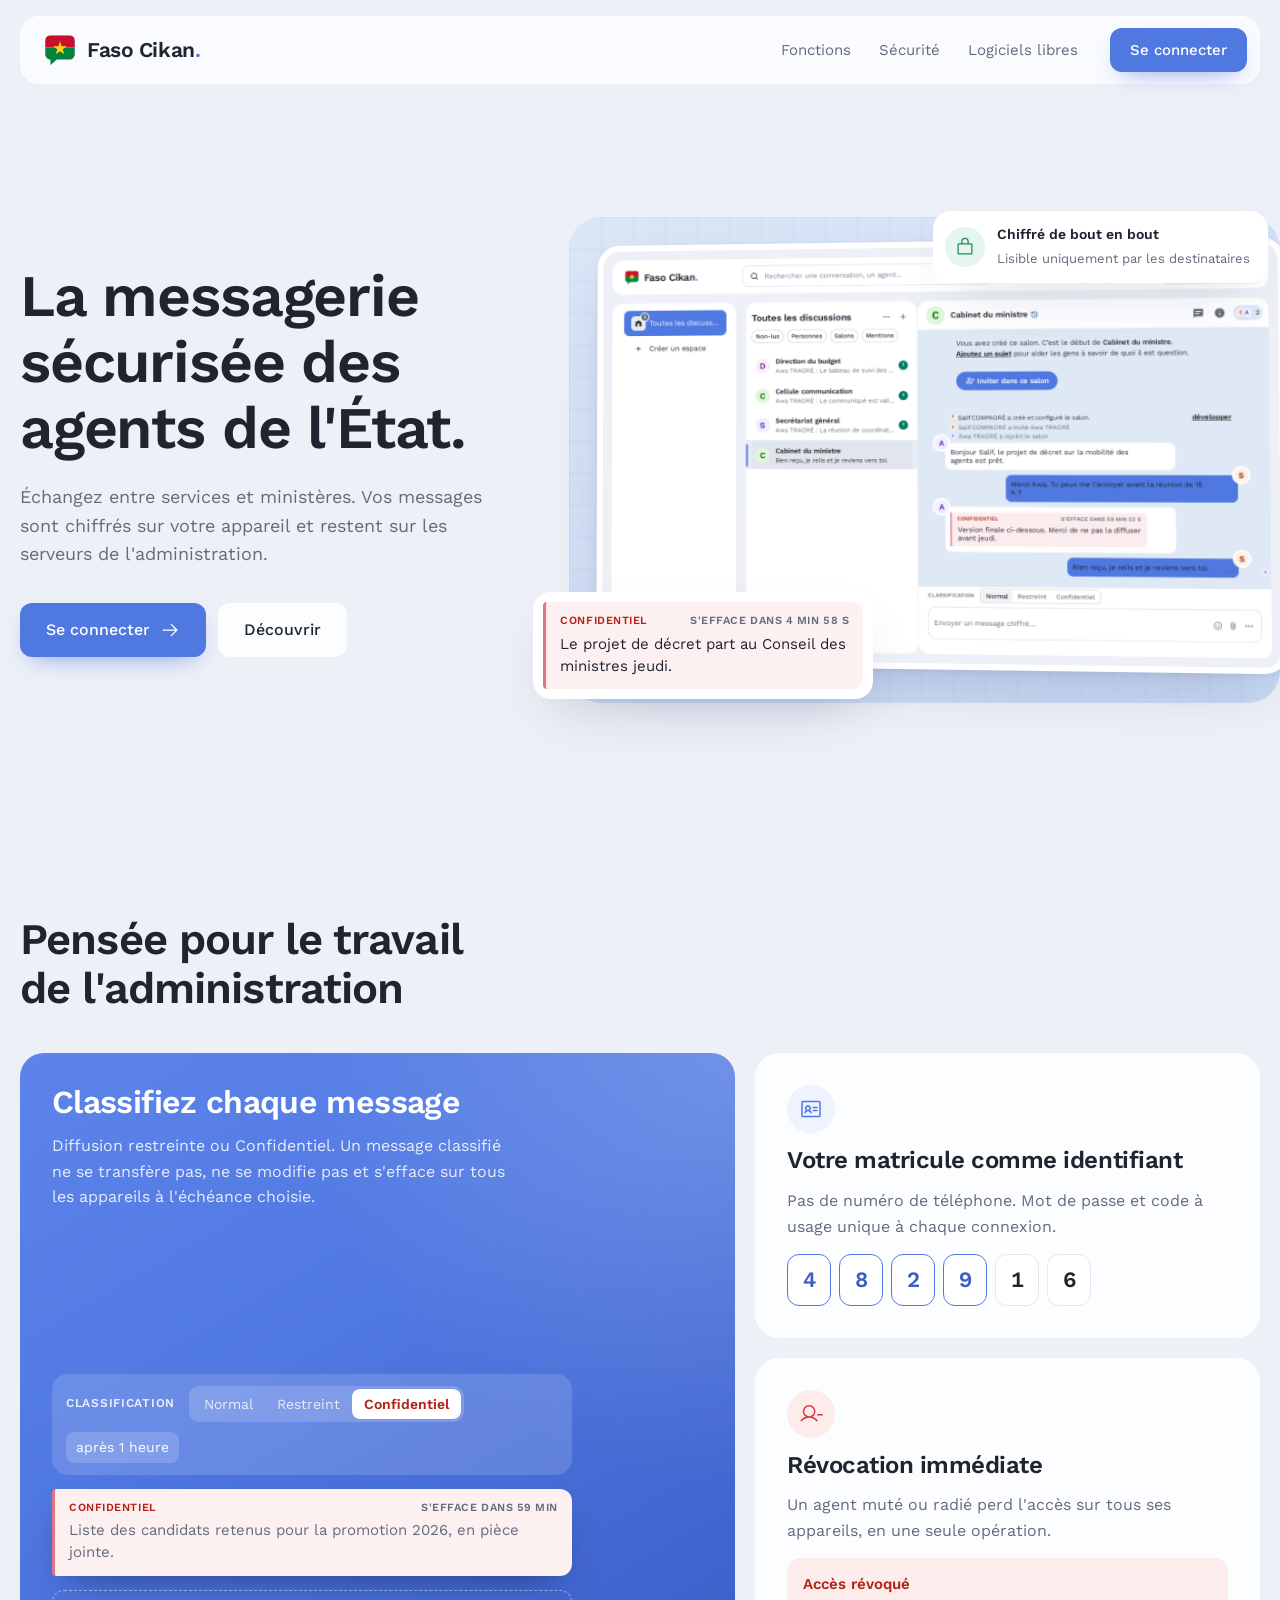
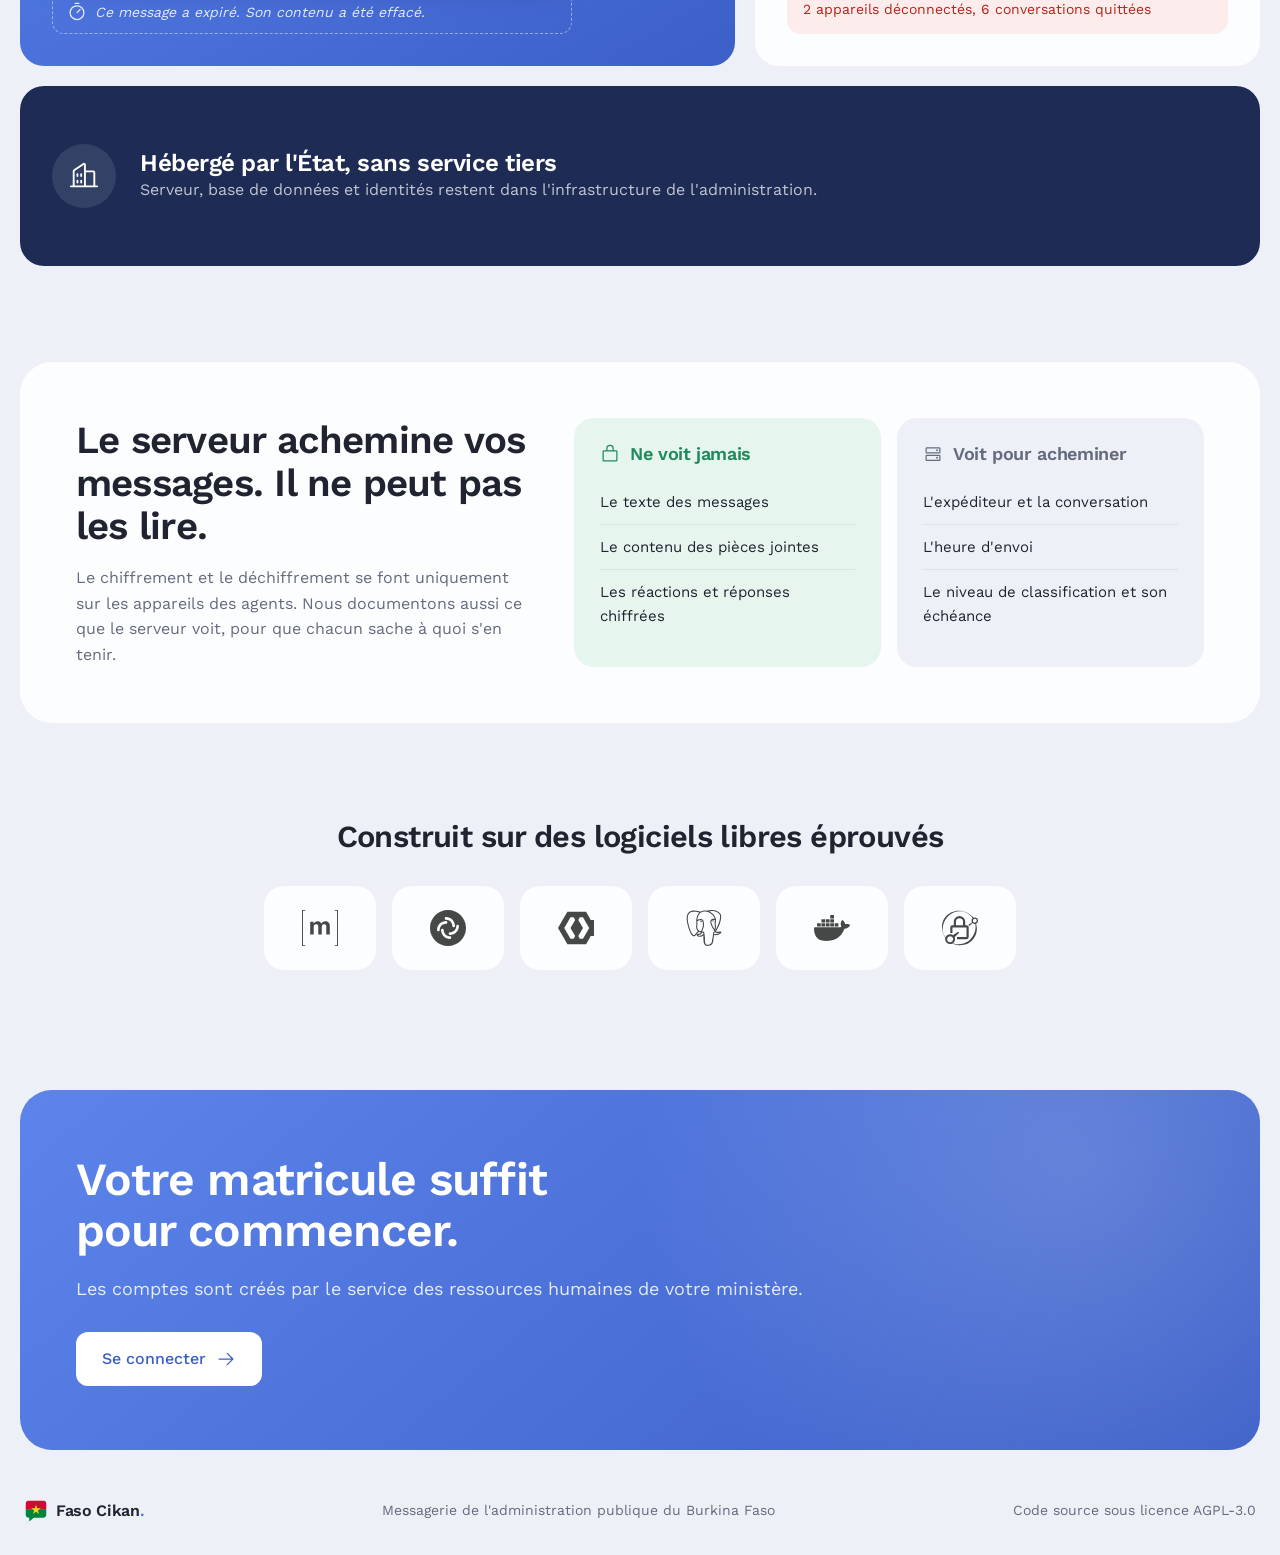
<file: accueil/index.html>
<!doctype html>
<html lang="fr">
<head>
  <meta charset="utf-8">
  <meta name="viewport" content="width=device-width, initial-scale=1">
  <title>Faso Cikan | Messagerie sécurisée de l'administration</title>
  <meta name="description" content="La messagerie chiffrée des agents de l'État burkinabè, hébergée par l'administration.">
  <meta name="color-scheme" content="light">
  <link rel="icon" href="embleme.svg" type="image/svg+xml">
  <link rel="preload" href="polices/work-sans-600.woff2" as="font" type="font/woff2" crossorigin>
  <link rel="preload" href="apercu.png" as="image">
  <link rel="stylesheet" href="accueil.css">
</head>
<body>

<header class="nav">
  <div class="nav__cadre">
    <a class="marque" href="/" aria-label="Faso Cikan, accueil">
      <img src="embleme.svg" alt="" width="34" height="34">
      <span>Faso Cikan<span class="marque__point">.</span></span>
    </a>
    <nav class="nav__liens" aria-label="Sections">
      <a href="#fonctions">Fonctions</a>
      <a href="#securite">Sécurité</a>
      <a href="#logiciels">Logiciels libres</a>
    </nav>
    <a class="bouton bouton--principal" href="/app/">Se connecter</a>
  </div>
</header>

<main>

  <!-- Hero : promesse à gauche, vraie capture du produit à droite -->
  <section class="hero">
    <div class="hero__texte">
      <h1 class="apparition">La messagerie sécurisée des agents de l'État.</h1>
      <p class="hero__sous-titre apparition">
        Échangez entre services et ministères. Vos messages sont chiffrés sur votre appareil
        et restent sur les serveurs de l'administration.
      </p>
      <div class="hero__actions apparition">
        <a class="bouton bouton--principal bouton--grand" href="/app/">
          Se connecter
          <span class="icone icone--fleche" aria-hidden="true"></span>
        </a>
        <a class="bouton bouton--clair bouton--grand" href="#fonctions">Découvrir</a>
      </div>
    </div>

    <div class="hero__visuel apparition">
      <div class="ecran">
        <img src="apercu.png" width="1440" height="900"
             alt="Faso Cikan : liste des conversations et échange entre deux agents, avec un message confidentiel">
      </div>

      <div class="flottant flottant--confidentiel" aria-hidden="true">
        <div class="bulle-classee">
          <div class="bulle-classee__bandeau">
            <span>Confidentiel</span>
            <span class="compte-a-rebours" data-depart="299">S'efface dans 4 min 59 s</span>
          </div>
          <p>Le projet de décret part au Conseil des ministres jeudi.</p>
        </div>
      </div>

      <div class="flottant flottant--chiffre" aria-hidden="true">
        <span class="pastille-icone"><span class="icone icone--cadenas"></span></span>
        <span>
          <strong>Chiffré de bout en bout</strong>
          <small>Lisible uniquement par les destinataires</small>
        </span>
      </div>
    </div>
  </section>

  <!-- Fonctions : grille de quatre tuiles de tailles différentes -->
  <section class="fonctions" id="fonctions">
    <h2 class="titre-section revele">Pensée pour le travail de l'administration</h2>

    <div class="grille-fonctions">
      <article class="tuile tuile--classification revele">
        <div class="tuile__texte">
          <h3>Classifiez chaque message</h3>
          <p>
            Diffusion restreinte ou Confidentiel. Un message classifié ne se transfère pas,
            ne se modifie pas et s'efface sur tous les appareils à l'échéance choisie.
          </p>
        </div>
        <div class="demo-classification" aria-hidden="true">
          <div class="selecteur">
            <span class="selecteur__titre">Classification</span>
            <span class="selecteur__options">
              <span>Normal</span><span>Restreint</span><span class="actif">Confidentiel</span>
            </span>
            <span class="selecteur__delai">après 1 heure</span>
          </div>
          <div class="bulle-classee bulle-classee--sur-bleu">
            <div class="bulle-classee__bandeau">
              <span>Confidentiel</span>
              <span>S'efface dans 59 min</span>
            </div>
            <p>Liste des candidats retenus pour la promotion 2026, en pièce jointe.</p>
          </div>
          <div class="efface">
            <span class="icone icone--minuteur"></span>
            Ce message a expiré. Son contenu a été effacé.
          </div>
        </div>
      </article>

      <article class="tuile tuile--matricule revele">
        <span class="pastille-icone pastille-icone--bleu"><span class="icone icone--carte"></span></span>
        <h3>Votre matricule comme identifiant</h3>
        <p>Pas de numéro de téléphone. Mot de passe et code à usage unique à chaque connexion.</p>
        <div class="code" aria-hidden="true">
          <span>4</span><span>8</span><span>2</span><span>9</span><span>1</span><span>6</span>
        </div>
      </article>

      <article class="tuile tuile--revocation revele">
        <span class="pastille-icone pastille-icone--rouge"><span class="icone icone--retrait"></span></span>
        <h3>Révocation immédiate</h3>
        <p>Un agent muté ou radié perd l'accès sur tous ses appareils, en une seule opération.</p>
        <div class="avis-revocation" aria-hidden="true">
          <strong>Accès révoqué</strong>
          <span>2 appareils déconnectés, 6 conversations quittées</span>
        </div>
      </article>

      <article class="tuile tuile--souverain revele">
        <span class="pastille-icone pastille-icone--vert"><span class="icone icone--batiment"></span></span>
        <div>
          <h3>Hébergé par l'État, sans service tiers</h3>
          <p>Serveur, base de données et identités restent dans l'infrastructure de l'administration.</p>
        </div>
      </article>
    </div>
  </section>

  <!-- Sécurité : ce que le serveur voit, ce qu'il ne voit jamais -->
  <section class="securite" id="securite">
    <div class="securite__cadre revele">
      <div class="securite__intro">
        <h2>Le serveur achemine vos messages. Il ne peut pas les lire.</h2>
        <p>
          Le chiffrement et le déchiffrement se font uniquement sur les appareils des agents.
          Nous documentons aussi ce que le serveur voit, pour que chacun sache à quoi s'en tenir.
        </p>
      </div>
      <div class="securite__colonnes">
        <div class="colonne colonne--non">
          <h3><span class="icone icone--cadenas"></span> Ne voit jamais</h3>
          <ul>
            <li>Le texte des messages</li>
            <li>Le contenu des pièces jointes</li>
            <li>Les réactions et réponses chiffrées</li>
          </ul>
        </div>
        <div class="colonne colonne--oui">
          <h3><span class="icone icone--serveur"></span> Voit pour acheminer</h3>
          <ul>
            <li>L'expéditeur et la conversation</li>
            <li>L'heure d'envoi</li>
            <li>Le niveau de classification et son échéance</li>
          </ul>
        </div>
      </div>
    </div>
  </section>

  <!-- Logiciels libres -->
  <section class="logiciels" id="logiciels">
    <h2 class="titre-section revele">Construit sur des logiciels libres éprouvés</h2>
    <ul class="logos revele">
      <li><img src="logos/matrix.svg" alt="Matrix" width="40" height="40"></li>
      <li><img src="logos/element.svg" alt="Element" width="40" height="40"></li>
      <li><img src="logos/keycloak.svg" alt="Keycloak" width="40" height="40"></li>
      <li><img src="logos/postgresql.svg" alt="PostgreSQL" width="40" height="40"></li>
      <li><img src="logos/docker.svg" alt="Docker" width="40" height="40"></li>
      <li><img src="logos/caddy.svg" alt="Caddy" width="40" height="40"></li>
    </ul>
  </section>

  <!-- Appel final -->
  <section class="final">
    <div class="final__carte revele">
      <h2>Votre matricule suffit pour commencer.</h2>
      <p>Les comptes sont créés par le service des ressources humaines de votre ministère.</p>
      <a class="bouton bouton--blanc bouton--grand" href="/app/">
        Se connecter
        <span class="icone icone--fleche" aria-hidden="true"></span>
      </a>
    </div>
  </section>

</main>

<footer class="pied">
  <div class="pied__cadre">
    <span class="marque marque--petite">
      <img src="embleme.svg" alt="" width="24" height="24">
      <span>Faso Cikan<span class="marque__point">.</span></span>
    </span>
    <span>Messagerie de l'administration publique du Burkina Faso</span>
    <span>Code source sous licence AGPL-3.0</span>
  </div>
</footer>

<script>
  // Apparition des sections au défilement, et compte à rebours de la carte « Confidentiel ».
  (function () {
    var reduit = window.matchMedia("(prefers-reduced-motion: reduce)").matches;
    var cibles = document.querySelectorAll(".revele");
    if (reduit || !("IntersectionObserver" in window)) {
      cibles.forEach(function (el) { el.classList.add("visible"); });
    } else {
      var obs = new IntersectionObserver(function (entrees) {
        entrees.forEach(function (e) {
          if (e.isIntersecting) { e.target.classList.add("visible"); obs.unobserve(e.target); }
        });
      }, { threshold: 0.18 });
      cibles.forEach(function (el) { obs.observe(el); });
    }

    var minuteur = document.querySelector(".compte-a-rebours");
    if (minuteur && !reduit) {
      var reste = parseInt(minuteur.dataset.depart, 10);
      setInterval(function () {
        reste = reste > 0 ? reste - 1 : 299;
        var m = Math.floor(reste / 60), s = reste % 60;
        minuteur.textContent = "S'efface dans " + m + " min " + (s < 10 ? "0" : "") + s + " s";
      }, 1000);
    }
  })();
</script>
</body>
</html>
</file>
<file: accueil/accueil.css>
/* Page d'accueil Faso Cikan.
   Thème clair unique, accent bleu, rayons 12 / 24 px, police Work Sans servie localement. */

@font-face { font-family: "Work Sans"; font-weight: 400; font-display: swap; src: url("polices/work-sans-400.woff2") format("woff2"); }
@font-face { font-family: "Work Sans"; font-weight: 500; font-display: swap; src: url("polices/work-sans-500.woff2") format("woff2"); }
@font-face { font-family: "Work Sans"; font-weight: 600; font-display: swap; src: url("polices/work-sans-600.woff2") format("woff2"); }

:root {
  --fond: #edf0f6;
  --carte: #fcfdff;
  --bleu: #5078e1;
  --bleu-fonce: #3a5fc4;
  --bleu-nuit: #1d2b55;
  --bleu-pale: #dee9f5;
  --bleu-voile: #eef3fd;
  --texte: #1f2430;
  --texte-doux: #646b7d;
  --trait: #e2e7f0;
  --rouge: #d93a40;
  --rouge-voile: #fdecec;
  --vert: #1f8a5b;
  --vert-voile: #e6f5ee;
  --rayon: 24px;
  --rayon-petit: 12px;
  --ombre: 0 24px 60px -24px rgba(36, 56, 110, 0.28);
  --police: "Work Sans", "Segoe UI", system-ui, sans-serif;
  --courbe: cubic-bezier(0.16, 1, 0.3, 1);
}

* { box-sizing: border-box; }

html { scroll-behavior: smooth; }

body {
  overflow-x: clip;
  margin: 0;
  background: var(--fond);
  color: var(--texte);
  font: 400 16px/1.6 var(--police);
  -webkit-font-smoothing: antialiased;
}

h1, h2, h3 { margin: 0; font-weight: 600; letter-spacing: -0.02em; line-height: 1.12; }
p { margin: 0; }
img { display: block; max-width: 100%; height: auto; }
a { color: inherit; }

/* ------------------------------------------------------------------ */
/* Icônes Phosphor (MIT), colorées par masque                           */
/* ------------------------------------------------------------------ */

.icone {
  display: inline-block;
  width: 20px;
  height: 20px;
  flex-shrink: 0;
  background-color: currentColor;
  -webkit-mask: var(--i) center / contain no-repeat;
  mask: var(--i) center / contain no-repeat;
}

.icone--fleche { --i: url("icones/arrow-right.svg"); }
.icone--cadenas { --i: url("icones/lock-simple.svg"); }
.icone--carte { --i: url("icones/identification-card.svg"); }
.icone--minuteur { --i: url("icones/timer.svg"); }
.icone--retrait { --i: url("icones/user-minus.svg"); }
.icone--batiment { --i: url("icones/buildings.svg"); }
.icone--serveur { --i: url("icones/hard-drives.svg"); }

.pastille-icone {
  display: inline-grid;
  place-items: center;
  width: 48px;
  height: 48px;
  border-radius: 50%;
  background: var(--bleu-voile);
  color: var(--bleu);
}

.pastille-icone .icone { width: 24px; height: 24px; }
.pastille-icone--bleu { background: var(--bleu-voile); color: var(--bleu); }
.pastille-icone--rouge { background: var(--rouge-voile); color: var(--rouge); }
.pastille-icone--vert { background: var(--vert-voile); color: var(--vert); }

/* ------------------------------------------------------------------ */
/* Boutons                                                              */
/* ------------------------------------------------------------------ */

.bouton {
  display: inline-flex;
  align-items: center;
  justify-content: center;
  gap: 10px;
  height: 44px;
  padding: 0 20px;
  border-radius: var(--rayon-petit);
  font-weight: 500;
  font-size: 15px;
  text-decoration: none;
  white-space: nowrap;
  transition: transform 160ms var(--courbe), background-color 160ms ease, box-shadow 160ms ease;
}

.bouton:active { transform: translateY(1px) scale(0.99); }
.bouton:focus-visible { outline: 3px solid rgba(80, 120, 225, 0.4); outline-offset: 3px; }
.bouton--grand { height: 54px; padding: 0 26px; font-size: 16px; }

.bouton--principal { background: var(--bleu); color: #fff; box-shadow: 0 10px 24px -12px rgba(80, 120, 225, 0.8); }
.bouton--principal:hover { background: var(--bleu-fonce); }
.bouton--principal:hover .icone--fleche { transform: translateX(3px); }
.bouton .icone--fleche { transition: transform 200ms var(--courbe); }

.bouton--clair { background: var(--carte); color: var(--texte); }
.bouton--clair:hover { background: #fff; box-shadow: var(--ombre); }

.bouton--blanc { background: #fff; color: var(--bleu-fonce); }
.bouton--blanc:hover { background: var(--bleu-voile); }

/* ------------------------------------------------------------------ */
/* Navigation                                                           */
/* ------------------------------------------------------------------ */

.nav {
  position: sticky;
  top: 0;
  z-index: 10;
  padding: 16px 20px 0;
}

.nav__cadre {
  display: flex;
  align-items: center;
  gap: 32px;
  max-width: 1280px;
  height: 68px;
  margin: 0 auto;
  padding: 0 12px 0 22px;
  border: 1px solid rgba(255, 255, 255, 0.7);
  border-radius: 20px;
  background: rgba(252, 253, 255, 0.82);
  backdrop-filter: blur(16px) saturate(160%);
  -webkit-backdrop-filter: blur(16px) saturate(160%);
}

.marque {
  display: inline-flex;
  align-items: center;
  gap: 10px;
  font-size: 21px;
  font-weight: 600;
  letter-spacing: -0.02em;
  text-decoration: none;
}

.marque__point { color: var(--bleu); }
.marque--petite { font-size: 16px; gap: 8px; }

.nav__liens {
  display: flex;
  gap: 28px;
  margin-left: auto;
}

.nav__liens a {
  color: var(--texte-doux);
  font-size: 15px;
  text-decoration: none;
  transition: color 150ms ease;
}

.nav__liens a:hover { color: var(--texte); }

/* ------------------------------------------------------------------ */
/* Hero                                                                 */
/* ------------------------------------------------------------------ */

.hero {
  display: grid;
  grid-template-columns: minmax(0, 5fr) minmax(0, 7fr);
  align-items: center;
  gap: 56px;
  max-width: 1280px;
  min-height: min(calc(100dvh - 84px), 760px);
  margin: 0 auto;
  padding: 40px 20px 48px;
}

.hero h1 {
  max-width: 13ch;
  font-size: clamp(40px, 4.6vw, 64px);
}

.hero__sous-titre {
  max-width: 44ch;
  margin-top: 22px;
  color: var(--texte-doux);
  font-size: 18px;
}

.hero__actions {
  display: flex;
  flex-wrap: wrap;
  gap: 12px;
  margin-top: 34px;
}

.hero__visuel {
  position: relative;
  padding: 28px 0 40px 28px;
}

/* Fond derrière la capture : bleu pâle avec un léger quadrillage */
.hero__visuel::before {
  content: "";
  position: absolute;
  inset: 0 -20px 0 0;
  z-index: -1;
  border-radius: 32px;
  background:
    linear-gradient(rgba(80, 120, 225, 0.07) 1px, transparent 1px) 0 0 / 32px 32px,
    linear-gradient(90deg, rgba(80, 120, 225, 0.07) 1px, transparent 1px) 0 0 / 32px 32px,
    linear-gradient(160deg, #dbe6f7 0%, #c9d8f3 100%);
}

.ecran {
  overflow: hidden;
  border: 6px solid #fff;
  border-radius: 22px;
  background: #fff;
  box-shadow: var(--ombre), 0 2px 6px rgba(36, 56, 110, 0.08);
  transform: perspective(1600px) rotateY(-6deg) rotateX(2deg);
  transform-origin: left center;
}

.flottant {
  position: absolute;
  border-radius: 18px;
  background: #fff;
  box-shadow: var(--ombre);
}

.flottant--confidentiel {
  bottom: 4px;
  left: -36px;
  width: 340px;
  padding: 10px;
  animation: flotter 7s ease-in-out infinite;
}

.flottant--chiffre {
  top: -6px;
  right: -8px;
  display: flex;
  align-items: center;
  gap: 12px;
  padding: 12px 18px 12px 12px;
  animation: flotter 8s ease-in-out -3s infinite;
}

.flottant--chiffre .pastille-icone { width: 40px; height: 40px; background: var(--vert-voile); color: var(--vert); }
.flottant--chiffre .pastille-icone .icone { width: 20px; height: 20px; }
.flottant--chiffre strong { display: block; font-size: 14px; font-weight: 600; }
.flottant--chiffre small { color: var(--texte-doux); font-size: 13px; }

@keyframes flotter {
  0%, 100% { transform: translateY(0); }
  50% { transform: translateY(-8px); }
}

/* Message classifié, identique au rendu dans la messagerie */
.bulle-classee {
  padding: 10px 14px 12px;
  border-left: 3px solid rgba(200, 16, 46, 0.55);
  border-radius: 4px 12px 12px 4px;
  background: #fdf0f1;
}

.bulle-classee__bandeau {
  display: flex;
  justify-content: space-between;
  gap: 12px;
  margin-bottom: 4px;
  color: var(--texte-doux);
  font-size: 11px;
  font-weight: 600;
  letter-spacing: 0.05em;
  text-transform: uppercase;
  font-variant-numeric: tabular-nums;
}

.bulle-classee__bandeau span:first-child { color: #b42318; }
.bulle-classee p { color: var(--texte); font-size: 15px; line-height: 1.45; }

/* ------------------------------------------------------------------ */
/* Fonctions                                                            */
/* ------------------------------------------------------------------ */

.fonctions,
.logiciels {
  max-width: 1280px;
  margin: 0 auto;
  padding: 72px 20px;
}

.titre-section {
  max-width: 18ch;
  margin-bottom: 40px;
  font-size: clamp(30px, 3.4vw, 46px);
}

.grille-fonctions {
  display: grid;
  grid-template-columns: repeat(12, minmax(0, 1fr));
  grid-auto-rows: minmax(180px, auto);
  gap: 20px;
}

.tuile {
  display: flex;
  flex-direction: column;
  gap: 14px;
  padding: 32px;
  border-radius: var(--rayon);
  background: var(--carte);
}

.tuile h3 { font-size: 24px; }
.tuile p { color: var(--texte-doux); }

.tuile--classification {
  grid-column: span 7;
  grid-row: span 2;
  gap: 32px;
  color: #fff;
  background:
    radial-gradient(circle at 100% 0%, rgba(255, 255, 255, 0.18), transparent 46%),
    linear-gradient(150deg, #5c84ea 0%, var(--bleu) 45%, #3c5fc8 100%);
}

.tuile--classification h3 { font-size: 32px; }
.tuile--classification .tuile__texte p { max-width: 46ch; margin-top: 12px; color: rgba(255, 255, 255, 0.86); }

.tuile--matricule { grid-column: span 5; }
.tuile--revocation { grid-column: span 5; }

.tuile--souverain {
  grid-column: span 12;
  flex-direction: row;
  align-items: center;
  gap: 24px;
  background: var(--bleu-nuit);
  color: #fff;
}

.tuile--souverain p { color: rgba(255, 255, 255, 0.72); }
.tuile--souverain .pastille-icone { width: 64px; height: 64px; background: rgba(255, 255, 255, 0.1); color: #fff; }
.tuile--souverain .pastille-icone .icone { width: 30px; height: 30px; }

/* Démonstration de la classification */
.demo-classification {
  margin-top: auto;
  display: flex;
  flex-direction: column;
  gap: 14px;
  max-width: 520px;
}

.selecteur {
  display: flex;
  flex-wrap: wrap;
  align-items: center;
  gap: 10px 14px;
  padding: 12px 14px;
  border-radius: 16px;
  background: rgba(255, 255, 255, 0.14);
  font-size: 14px;
}

.selecteur__titre { font-size: 12px; font-weight: 600; letter-spacing: 0.06em; text-transform: uppercase; opacity: 0.85; }

.selecteur__options {
  display: inline-flex;
  padding: 3px;
  border-radius: 10px;
  background: rgba(255, 255, 255, 0.16);
}

.selecteur__options span { padding: 4px 12px; border-radius: 8px; opacity: 0.8; }
.selecteur__options .actif { background: #fff; color: #b42318; font-weight: 600; opacity: 1; }
.selecteur__delai { padding: 4px 10px; border-radius: 8px; background: rgba(255, 255, 255, 0.16); }

.bulle-classee--sur-bleu { color: var(--texte); box-shadow: 0 16px 36px -18px rgba(10, 20, 60, 0.6); }

.efface {
  display: inline-flex;
  align-items: center;
  gap: 8px;
  padding: 10px 14px;
  border-radius: 12px;
  border: 1px dashed rgba(255, 255, 255, 0.45);
  color: rgba(255, 255, 255, 0.85);
  font-size: 14px;
  font-style: italic;
}

.code {
  display: flex;
  gap: 8px;
  margin-top: auto;
}

.code span {
  display: grid;
  place-items: center;
  width: 44px;
  height: 52px;
  border: 1px solid var(--trait);
  border-radius: 12px;
  background: #fff;
  font-size: 22px;
  font-weight: 600;
  font-variant-numeric: tabular-nums;
}

.code span:nth-child(-n + 4) { border-color: var(--bleu); color: var(--bleu-fonce); }

.avis-revocation {
  display: flex;
  flex-direction: column;
  gap: 2px;
  margin-top: auto;
  padding: 14px 16px;
  border-radius: 14px;
  background: var(--rouge-voile);
  color: #b42318;
  font-size: 14px;
}

.avis-revocation strong { font-size: 15px; }

/* ------------------------------------------------------------------ */
/* Sécurité                                                             */
/* ------------------------------------------------------------------ */

.securite {
  max-width: 1280px;
  margin: 0 auto;
  padding: 24px 20px 72px;
}

.securite__cadre {
  display: grid;
  grid-template-columns: minmax(0, 5fr) minmax(0, 7fr);
  gap: 48px;
  padding: 56px;
  border-radius: 32px;
  background: var(--carte);
}

.securite__intro h2 { font-size: clamp(28px, 3vw, 40px); }
.securite__intro p { margin-top: 18px; color: var(--texte-doux); max-width: 46ch; }

.securite__colonnes {
  display: grid;
  grid-template-columns: 1fr 1fr;
  gap: 16px;
}

.colonne {
  padding: 26px;
  border-radius: 20px;
}

.colonne h3 {
  display: flex;
  align-items: center;
  gap: 10px;
  margin-bottom: 16px;
  font-size: 18px;
}

.colonne ul { margin: 0; padding: 0; list-style: none; }
.colonne li { padding: 10px 0; font-size: 15px; }
.colonne li + li { border-top: 1px solid rgba(31, 36, 48, 0.07); }

.colonne--non { background: var(--vert-voile); }
.colonne--non h3 { color: var(--vert); }
.colonne--oui { background: var(--fond); }
.colonne--oui h3 { color: var(--texte-doux); }

/* ------------------------------------------------------------------ */
/* Logiciels libres                                                     */
/* ------------------------------------------------------------------ */

.logiciels { padding-top: 24px; text-align: center; }
.logiciels .titre-section { margin: 0 auto 32px; font-size: clamp(24px, 2.4vw, 32px); max-width: none; }

.logos {
  display: flex;
  flex-wrap: wrap;
  justify-content: center;
  gap: 16px;
  margin: 0;
  padding: 0;
  list-style: none;
}

.logos li {
  display: grid;
  place-items: center;
  width: 112px;
  height: 84px;
  border-radius: 20px;
  background: var(--carte);
}

.logos img {
  width: 36px;
  height: 36px;
  opacity: 0.72;
  filter: grayscale(1);
  transition: opacity 200ms ease, transform 200ms var(--courbe);
}

.logos li:hover img { opacity: 1; transform: scale(1.08); }

/* ------------------------------------------------------------------ */
/* Appel final et pied                                                  */
/* ------------------------------------------------------------------ */

.final {
  max-width: 1280px;
  margin: 0 auto;
  padding: 48px 20px 40px;
}

.final__carte {
  display: flex;
  flex-direction: column;
  align-items: flex-start;
  gap: 18px;
  padding: 64px 56px;
  border-radius: 32px;
  color: #fff;
  background:
    radial-gradient(circle at 85% 20%, rgba(255, 255, 255, 0.16), transparent 40%),
    linear-gradient(140deg, #5c84ea, #3c5fc8);
}

.final__carte h2 { max-width: 18ch; font-size: clamp(30px, 3.6vw, 48px); }
.final__carte p { color: rgba(255, 255, 255, 0.85); font-size: 18px; }
.final__carte .bouton { margin-top: 10px; }

.pied { padding: 8px 20px 32px; }

.pied__cadre {
  display: flex;
  flex-wrap: wrap;
  align-items: center;
  justify-content: space-between;
  gap: 12px 24px;
  max-width: 1280px;
  margin: 0 auto;
  padding: 0 4px;
  color: var(--texte-doux);
  font-size: 14px;
}

.pied .marque { color: var(--texte); }

/* ------------------------------------------------------------------ */
/* Animations d'entrée                                                  */
/* ------------------------------------------------------------------ */

@media (prefers-reduced-motion: no-preference) {
  .apparition {
    animation: entree 900ms var(--courbe) both;
  }

  .hero__sous-titre.apparition { animation-delay: 90ms; }
  .hero__actions.apparition { animation-delay: 180ms; }
  .hero__visuel.apparition { animation-delay: 140ms; animation-duration: 1100ms; }

  .revele {
    opacity: 0;
    transform: translateY(28px);
    transition: opacity 800ms var(--courbe), transform 800ms var(--courbe);
  }

  .revele.visible { opacity: 1; transform: none; }

  .grille-fonctions .revele:nth-child(2) { transition-delay: 80ms; }
  .grille-fonctions .revele:nth-child(3) { transition-delay: 160ms; }
  .grille-fonctions .revele:nth-child(4) { transition-delay: 120ms; }
}

@media (prefers-reduced-motion: reduce) {
  .flottant { animation: none; }
  html { scroll-behavior: auto; }
}

@keyframes entree {
  from { opacity: 0; transform: translateY(24px); }
  to { opacity: 1; transform: none; }
}

/* ------------------------------------------------------------------ */
/* Écrans moyens et petits                                              */
/* ------------------------------------------------------------------ */

@media (max-width: 1080px) {
  .hero { grid-template-columns: 1fr; gap: 40px; min-height: 0; padding-top: 40px; }
  .hero h1 { max-width: 16ch; }
  .hero__visuel { padding: 20px 0 32px 20px; }
  .ecran { transform: none; }
  .tuile--classification,
  .tuile--matricule,
  .tuile--revocation { grid-column: span 12; }
  .tuile--classification { grid-row: auto; }
  .securite__cadre { grid-template-columns: 1fr; padding: 40px; }
}

@media (max-width: 720px) {
  .nav { padding: 10px 12px 0; }
  .nav__cadre { gap: 12px; height: 60px; padding: 0 8px 0 14px; }
  .nav__liens { display: none; }
  .marque { margin-right: auto; font-size: 19px; }
  .hero { padding: 32px 16px 48px; }
  .hero__sous-titre { font-size: 17px; }
  .hero__actions .bouton { flex: 1; }
  .hero__visuel { padding: 16px 0 28px 12px; }
  .hero__visuel::before { inset: 0 -16px 0 0; border-radius: 24px; }
  .flottant--confidentiel { left: -6px; width: 260px; }
  .flottant--chiffre { right: 4px; padding: 8px 12px 8px 8px; }
  .flottant--chiffre small { display: none; }
  .fonctions, .logiciels { padding: 48px 16px; }
  .tuile { padding: 24px; }
  .tuile--souverain { flex-direction: column; align-items: flex-start; }
  .securite { padding: 16px 16px 48px; }
  .securite__cadre { padding: 28px 20px; gap: 28px; }
  .securite__colonnes { grid-template-columns: 1fr; }
  .final { padding: 32px 16px; }
  .final__carte { padding: 40px 24px; }
  .final__carte .bouton { width: 100%; }
  .pied__cadre { flex-direction: column; align-items: flex-start; }
}
</file>
